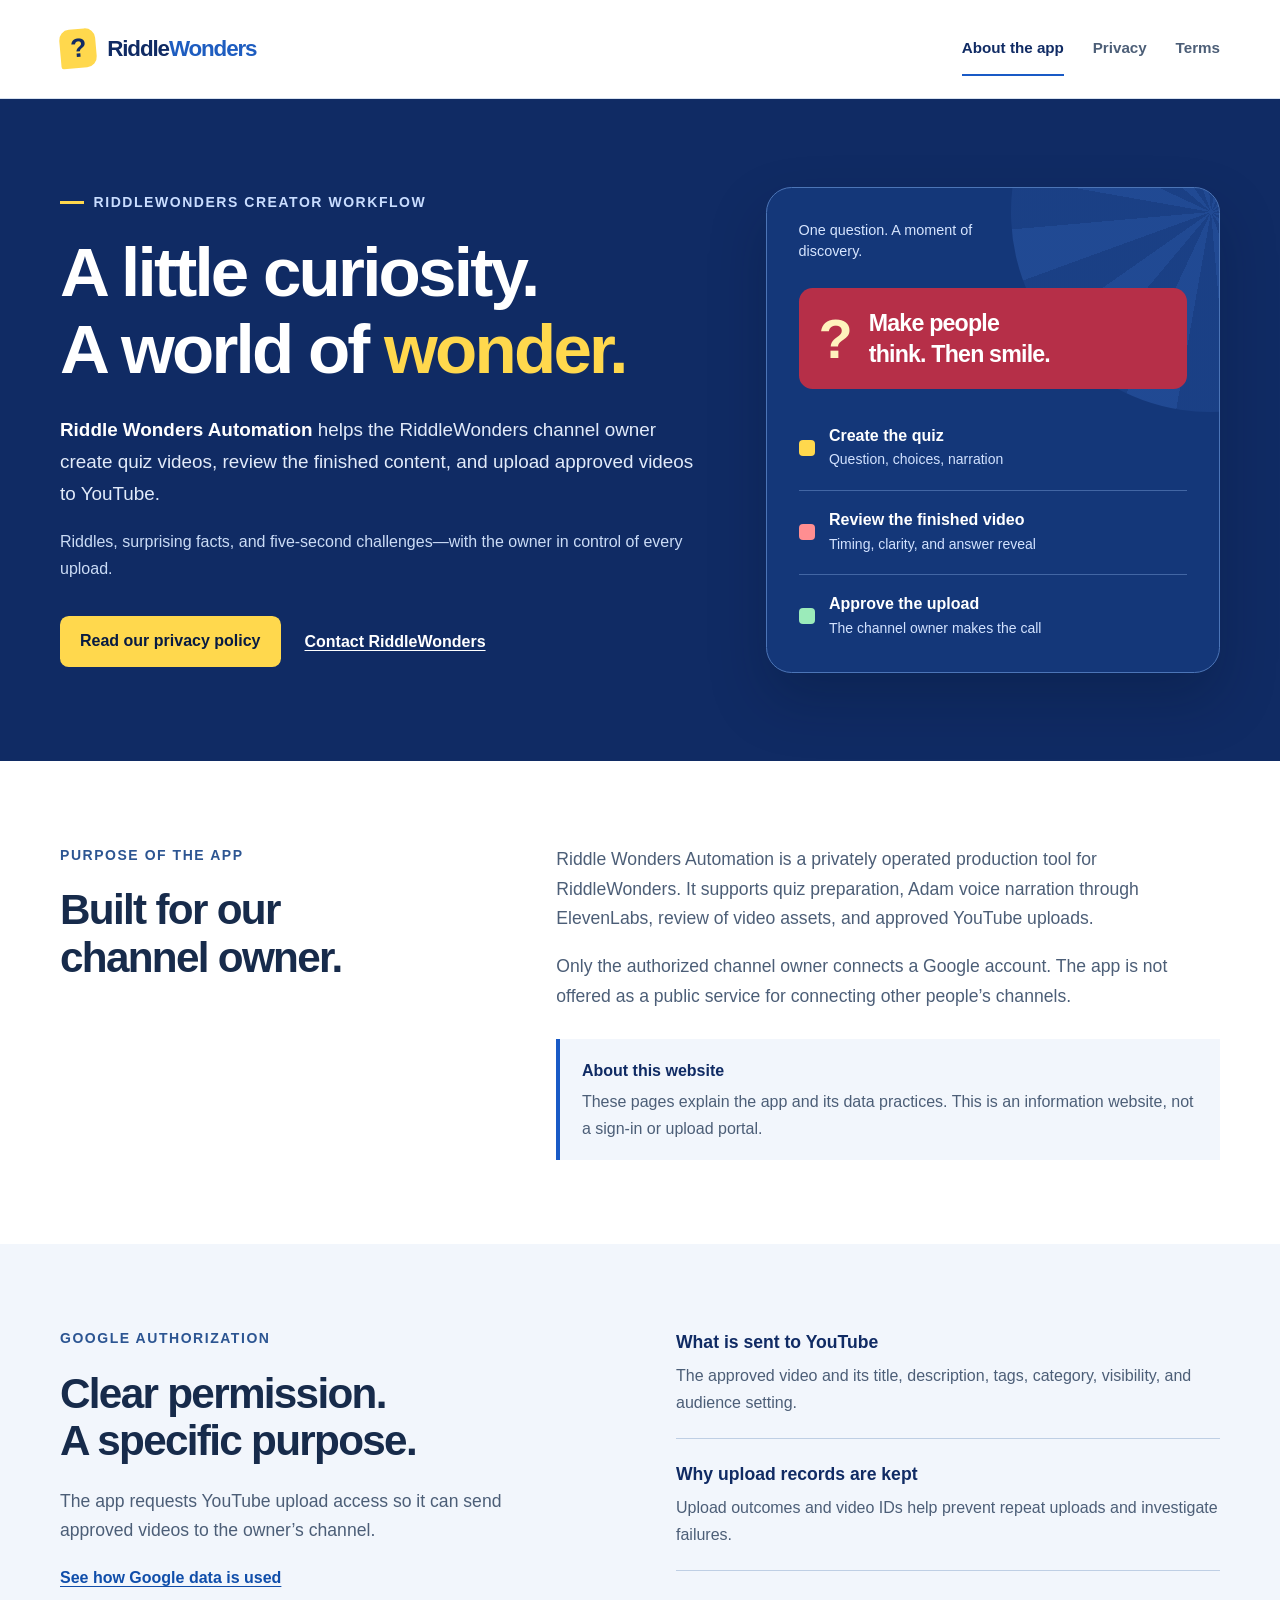
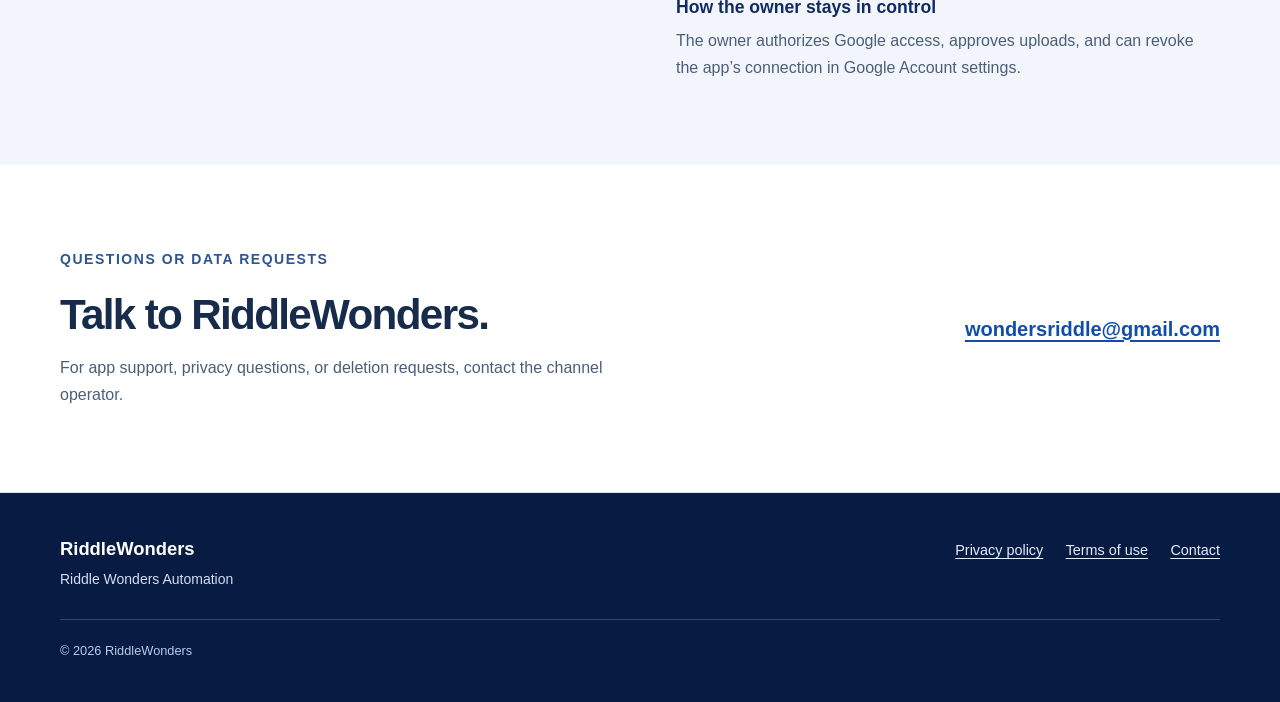
<file: index.html>
<!doctype html>
<html lang="en">
<head>
  <meta charset="utf-8">
  <meta name="viewport" content="width=device-width, initial-scale=1">
  <meta name="description" content="Riddle Wonders Automation is the owner-operated workflow for creating, reviewing, and uploading approved RiddleWonders quiz videos to YouTube.">
  <meta name="theme-color" content="#102b64">
  <title>Riddle Wonders Automation | RiddleWonders</title>
  <link rel="stylesheet" href="styles.css">
</head>
<body>
  <a class="skip-link" href="#main">Skip to content</a>
  <header class="site-header">
    <div class="shell header-inner">
      <a class="wordmark" href="index.html" aria-label="RiddleWonders home"><span class="brand-mark" aria-hidden="true">?</span><span>Riddle<span class="brand-highlight">Wonders</span></span></a>
      <nav class="main-nav" aria-label="Main navigation">
        <a href="index.html" aria-current="page">About the app</a>
        <a href="privacy.html">Privacy</a>
        <a href="terms.html">Terms</a>
      </nav>
    </div>
  </header>

  <main id="main">
    <section class="hero">
      <div class="shell hero-grid">
        <div class="hero-copy">
          <p class="eyebrow"><span class="eyebrow-line" aria-hidden="true"></span>RiddleWonders creator workflow</p>
          <h1>A little curiosity.<br>A world of <span>wonder.</span></h1>
          <p class="hero-intro"><strong>Riddle Wonders Automation</strong> helps the RiddleWonders channel owner create quiz videos, review the finished content, and upload approved videos to YouTube.</p>
          <p class="hero-detail">Riddles, surprising facts, and five-second challenges—with the owner in control of every upload.</p>
          <div class="hero-actions">
            <a class="button button-yellow" href="privacy.html">Read our privacy policy</a>
            <a class="text-link light-link" href="mailto:wondersriddle@gmail.com">Contact RiddleWonders</a>
          </div>
        </div>
        <aside class="workflow-preview" aria-label="The RiddleWonders video workflow">
          <div class="preview-spiral" aria-hidden="true"></div>
          <div class="preview-content">
            <p class="preview-label">One question. A moment of discovery.</p>
            <div class="question-strip"><span aria-hidden="true">?</span><p>Make people<br>think. Then smile.</p></div>
            <div class="preview-step"><span class="step-marker marker-yellow" aria-hidden="true"></span><div><strong>Create the quiz</strong><span>Question, choices, narration</span></div></div>
            <div class="preview-step"><span class="step-marker marker-red" aria-hidden="true"></span><div><strong>Review the finished video</strong><span>Timing, clarity, and answer reveal</span></div></div>
            <div class="preview-step final-step"><span class="step-marker marker-green" aria-hidden="true"></span><div><strong>Approve the upload</strong><span>The channel owner makes the call</span></div></div>
          </div>
        </aside>
      </div>
    </section>

    <section class="section" aria-labelledby="purpose-title">
      <div class="shell purpose-grid">
        <div>
          <p class="eyebrow navy-eyebrow">Purpose of the app</p>
          <h2 id="purpose-title">Built for our<br>channel owner.</h2>
        </div>
        <div class="section-copy">
          <p>Riddle Wonders Automation is a privately operated production tool for RiddleWonders. It supports quiz preparation, Adam voice narration through ElevenLabs, review of video assets, and approved YouTube uploads.</p>
          <p>Only the authorized channel owner connects a Google account. The app is not offered as a public service for connecting other people’s channels.</p>
          <div class="plain-note"><strong>About this website</strong><p>These pages explain the app and its data practices. This is an information website, not a sign-in or upload portal.</p></div>
        </div>
      </div>
    </section>

    <section class="section data-section" aria-labelledby="google-title">
      <div class="shell data-grid">
        <div>
          <p class="eyebrow navy-eyebrow">Google authorization</p>
          <h2 id="google-title">Clear permission.<br>A specific purpose.</h2>
          <p class="section-lead">The app requests YouTube upload access so it can send approved videos to the owner’s channel.</p>
          <a class="text-link" href="privacy.html#google-access">See how Google data is used</a>
        </div>
        <dl class="data-list">
          <div><dt>What is sent to YouTube</dt><dd>The approved video and its title, description, tags, category, visibility, and audience setting.</dd></div>
          <div><dt>Why upload records are kept</dt><dd>Upload outcomes and video IDs help prevent repeat uploads and investigate failures.</dd></div>
          <div><dt>How the owner stays in control</dt><dd>The owner authorizes Google access, approves uploads, and can revoke the app’s connection in Google Account settings.</dd></div>
        </dl>
      </div>
    </section>

    <section class="section contact-section" aria-labelledby="contact-title">
      <div class="shell contact-inner">
        <div><p class="eyebrow navy-eyebrow">Questions or data requests</p><h2 id="contact-title">Talk to RiddleWonders.</h2><p>For app support, privacy questions, or deletion requests, contact the channel operator.</p></div>
        <a class="contact-email" href="mailto:wondersriddle@gmail.com">wondersriddle@gmail.com</a>
      </div>
    </section>
  </main>

  <footer class="site-footer">
    <div class="shell footer-inner"><div><strong>RiddleWonders</strong><p>Riddle Wonders Automation</p></div><nav aria-label="Footer navigation"><a href="privacy.html">Privacy policy</a><a href="terms.html">Terms of use</a><a href="mailto:wondersriddle@gmail.com">Contact</a></nav><p class="copyright">© 2026 RiddleWonders</p></div>
  </footer>
</body>
</html>
</file>
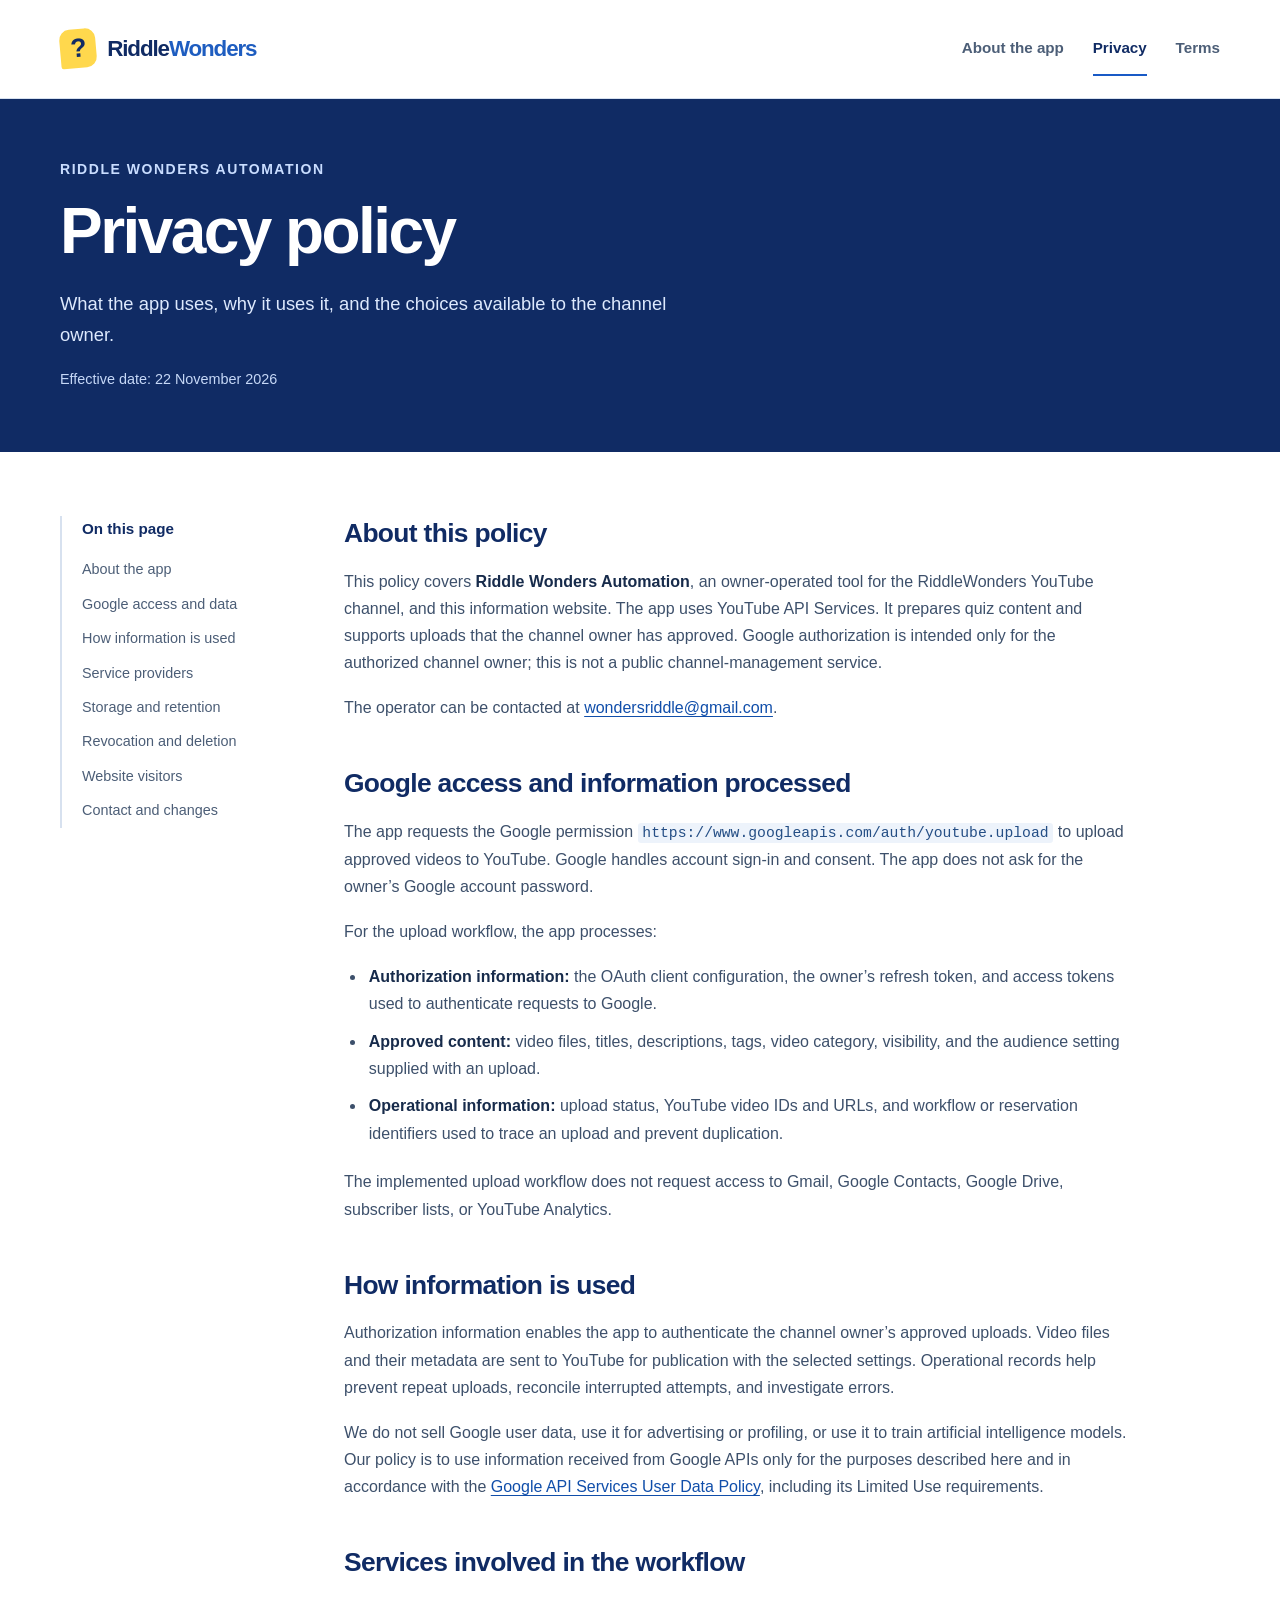
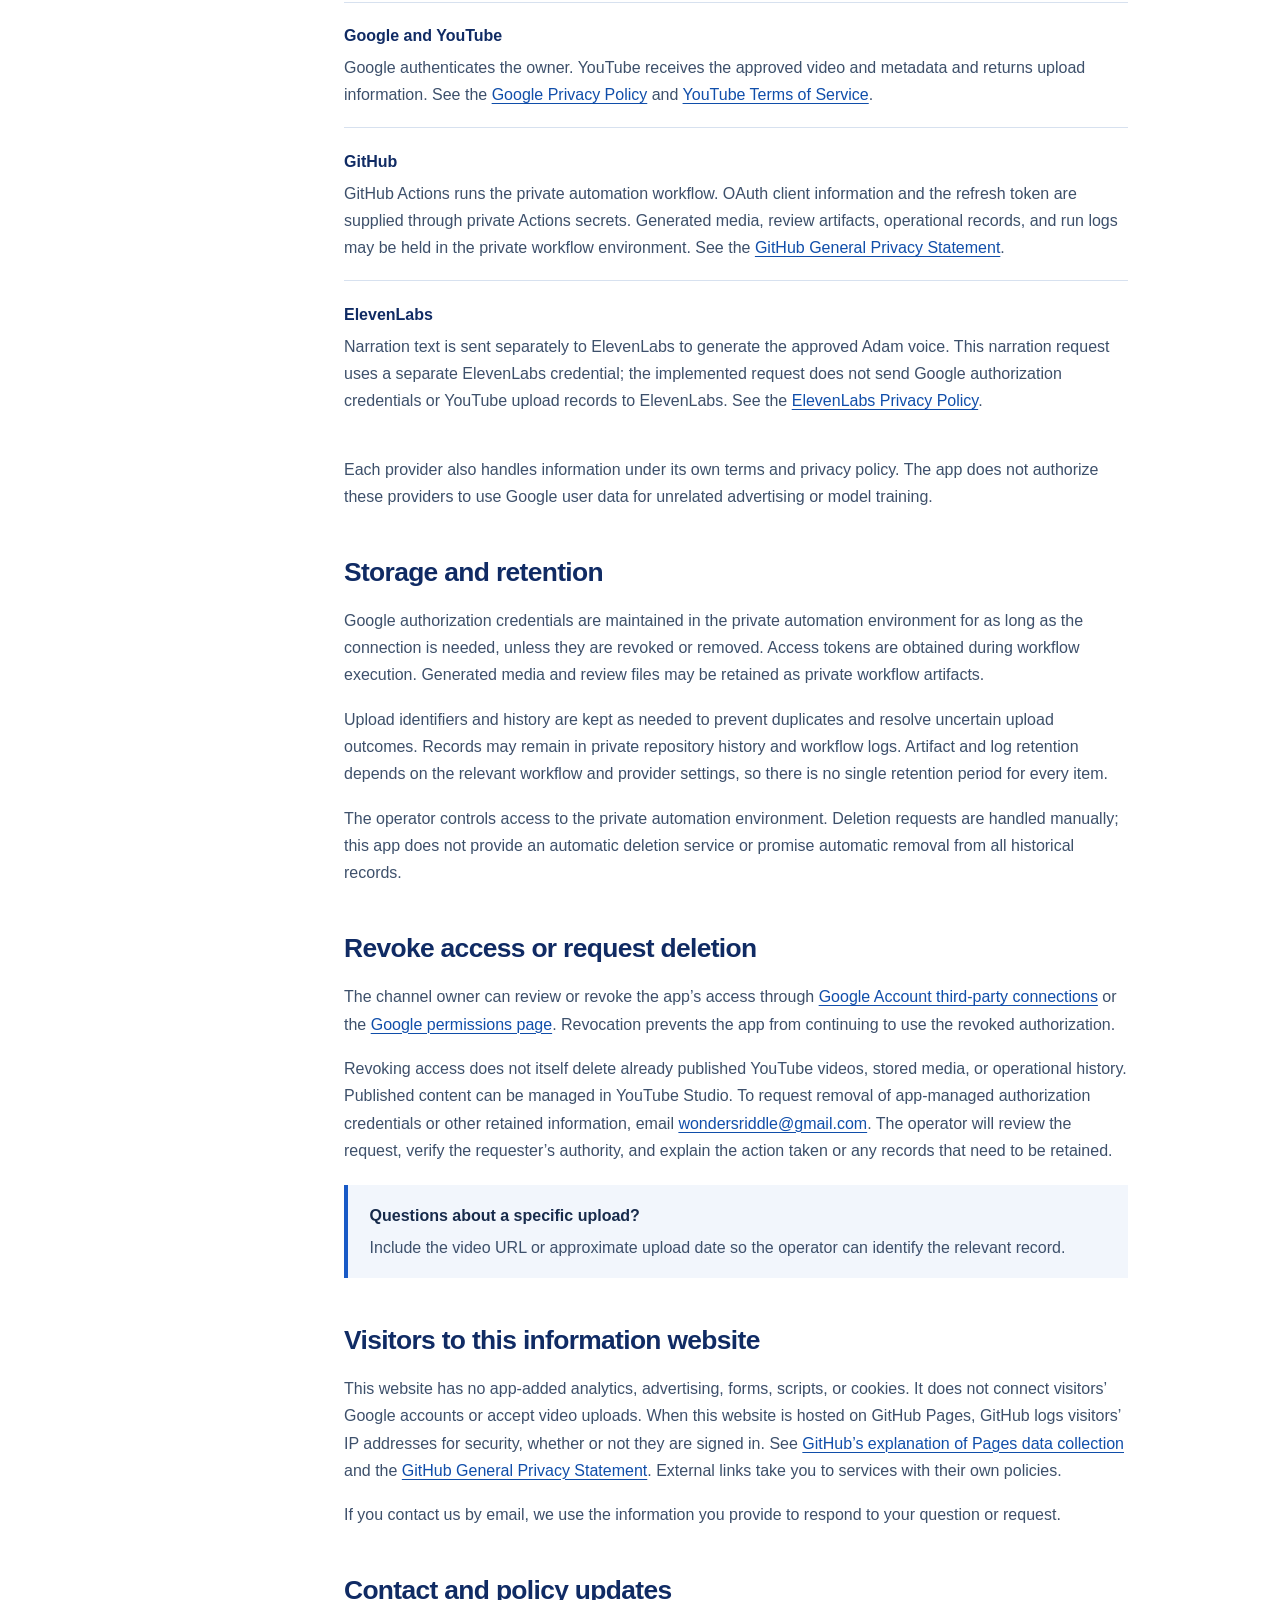
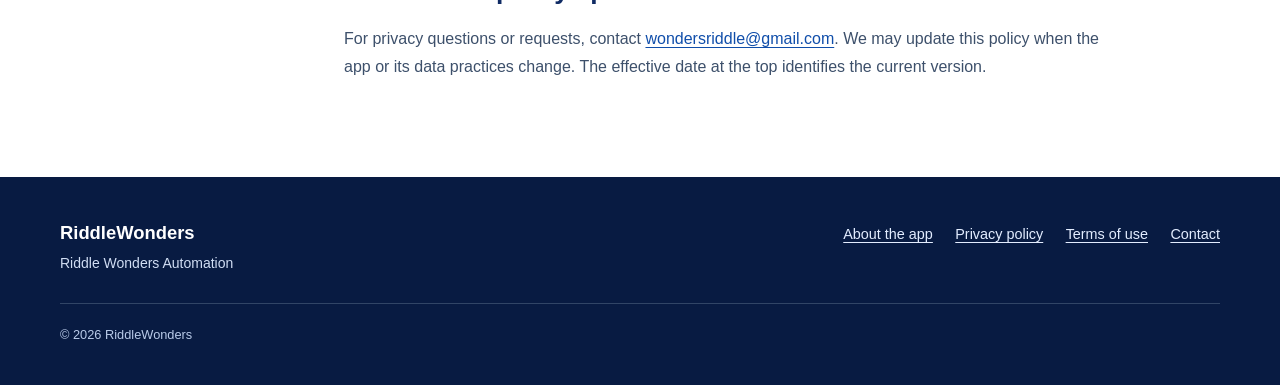
<file: privacy.html>
<!doctype html>
<html lang="en">
<head>
  <meta charset="utf-8">
  <meta name="viewport" content="width=device-width, initial-scale=1">
  <meta name="description" content="How Riddle Wonders Automation uses Google authorization, approved video content, upload records, and narration scripts, and how to request help or revoke access.">
  <meta name="theme-color" content="#102b64">
  <title>Privacy Policy | Riddle Wonders Automation</title>
  <link rel="stylesheet" href="styles.css">
</head>
<body>
  <a class="skip-link" href="#main">Skip to content</a>
  <header class="site-header"><div class="shell header-inner"><a class="wordmark" href="index.html" aria-label="RiddleWonders home"><span class="brand-mark" aria-hidden="true">?</span><span>Riddle<span class="brand-highlight">Wonders</span></span></a><nav class="main-nav" aria-label="Main navigation"><a href="index.html">About the app</a><a href="privacy.html" aria-current="page">Privacy</a><a href="terms.html">Terms</a></nav></div></header>
  <main id="main">
    <header class="document-hero"><div class="shell"><p class="eyebrow">Riddle Wonders Automation</p><h1>Privacy policy</h1><p class="document-subtitle">What the app uses, why it uses it, and the choices available to the channel owner.</p><p class="effective-date">Effective date: 22 November 2026</p></div></header>
    <div class="shell document-grid">
      <nav class="document-nav" aria-label="On this page"><p>On this page</p><a href="#about">About the app</a><a href="#google-access">Google access and data</a><a href="#use">How information is used</a><a href="#providers">Service providers</a><a href="#retention">Storage and retention</a><a href="#control">Revocation and deletion</a><a href="#website">Website visitors</a><a href="#contact">Contact and changes</a></nav>
      <article class="document-content">
        <section id="about"><h2>About this policy</h2><p>This policy covers <strong>Riddle Wonders Automation</strong>, an owner-operated tool for the RiddleWonders YouTube channel, and this information website. The app uses YouTube API Services. It prepares quiz content and supports uploads that the channel owner has approved. Google authorization is intended only for the authorized channel owner; this is not a public channel-management service.</p><p>The operator can be contacted at <a href="mailto:wondersriddle@gmail.com">wondersriddle@gmail.com</a>.</p></section>

        <section id="google-access"><h2>Google access and information processed</h2><p>The app requests the Google permission <code>https://www.googleapis.com/auth/youtube.upload</code> to upload approved videos to YouTube. Google handles account sign-in and consent. The app does not ask for the owner’s Google account password.</p><p>For the upload workflow, the app processes:</p><ul><li><strong>Authorization information:</strong> the OAuth client configuration, the owner’s refresh token, and access tokens used to authenticate requests to Google.</li><li><strong>Approved content:</strong> video files, titles, descriptions, tags, video category, visibility, and the audience setting supplied with an upload.</li><li><strong>Operational information:</strong> upload status, YouTube video IDs and URLs, and workflow or reservation identifiers used to trace an upload and prevent duplication.</li></ul><p>The implemented upload workflow does not request access to Gmail, Google Contacts, Google Drive, subscriber lists, or YouTube Analytics.</p></section>

        <section id="use"><h2>How information is used</h2><p>Authorization information enables the app to authenticate the channel owner’s approved uploads. Video files and their metadata are sent to YouTube for publication with the selected settings. Operational records help prevent repeat uploads, reconcile interrupted attempts, and investigate errors.</p><p>We do not sell Google user data, use it for advertising or profiling, or use it to train artificial intelligence models. Our policy is to use information received from Google APIs only for the purposes described here and in accordance with the <a href="https://developers.google.com/terms/api-services-user-data-policy">Google API Services User Data Policy</a>, including its Limited Use requirements.</p></section>

        <section id="providers"><h2>Services involved in the workflow</h2><dl class="policy-providers"><div><dt>Google and YouTube</dt><dd>Google authenticates the owner. YouTube receives the approved video and metadata and returns upload information. See the <a href="https://policies.google.com/privacy">Google Privacy Policy</a> and <a href="https://www.youtube.com/t/terms">YouTube Terms of Service</a>.</dd></div><div><dt>GitHub</dt><dd>GitHub Actions runs the private automation workflow. OAuth client information and the refresh token are supplied through private Actions secrets. Generated media, review artifacts, operational records, and run logs may be held in the private workflow environment. See the <a href="https://docs.github.com/en/site-policy/privacy-policies/github-general-privacy-statement">GitHub General Privacy Statement</a>.</dd></div><div><dt>ElevenLabs</dt><dd>Narration text is sent separately to ElevenLabs to generate the approved Adam voice. This narration request uses a separate ElevenLabs credential; the implemented request does not send Google authorization credentials or YouTube upload records to ElevenLabs. See the <a href="https://elevenlabs.io/privacy-policy">ElevenLabs Privacy Policy</a>.</dd></div></dl><p>Each provider also handles information under its own terms and privacy policy. The app does not authorize these providers to use Google user data for unrelated advertising or model training.</p></section>

        <section id="retention"><h2>Storage and retention</h2><p>Google authorization credentials are maintained in the private automation environment for as long as the connection is needed, unless they are revoked or removed. Access tokens are obtained during workflow execution. Generated media and review files may be retained as private workflow artifacts.</p><p>Upload identifiers and history are kept as needed to prevent duplicates and resolve uncertain upload outcomes. Records may remain in private repository history and workflow logs. Artifact and log retention depends on the relevant workflow and provider settings, so there is no single retention period for every item.</p><p>The operator controls access to the private automation environment. Deletion requests are handled manually; this app does not provide an automatic deletion service or promise automatic removal from all historical records.</p></section>

        <section id="control"><h2>Revoke access or request deletion</h2><p>The channel owner can review or revoke the app’s access through <a href="https://myaccount.google.com/connections">Google Account third-party connections</a> or the <a href="https://security.google.com/settings/security/permissions">Google permissions page</a>. Revocation prevents the app from continuing to use the revoked authorization.</p><p>Revoking access does not itself delete already published YouTube videos, stored media, or operational history. Published content can be managed in YouTube Studio. To request removal of app-managed authorization credentials or other retained information, email <a href="mailto:wondersriddle@gmail.com">wondersriddle@gmail.com</a>. The operator will review the request, verify the requester’s authority, and explain the action taken or any records that need to be retained.</p><div class="plain-note"><strong>Questions about a specific upload?</strong><p>Include the video URL or approximate upload date so the operator can identify the relevant record.</p></div></section>

        <section id="website"><h2>Visitors to this information website</h2><p>This website has no app-added analytics, advertising, forms, scripts, or cookies. It does not connect visitors’ Google accounts or accept video uploads. When this website is hosted on GitHub Pages, GitHub logs visitors’ IP addresses for security, whether or not they are signed in. See <a href="https://docs.github.com/en/pages/getting-started-with-github-pages/what-is-github-pages">GitHub’s explanation of Pages data collection</a> and the <a href="https://docs.github.com/en/site-policy/privacy-policies/github-general-privacy-statement">GitHub General Privacy Statement</a>. External links take you to services with their own policies.</p><p>If you contact us by email, we use the information you provide to respond to your question or request.</p></section>

        <section id="contact"><h2>Contact and policy updates</h2><p>For privacy questions or requests, contact <a href="mailto:wondersriddle@gmail.com">wondersriddle@gmail.com</a>. We may update this policy when the app or its data practices change. The effective date at the top identifies the current version.</p></section>
      </article>
    </div>
  </main>
  <footer class="site-footer"><div class="shell footer-inner"><div><strong>RiddleWonders</strong><p>Riddle Wonders Automation</p></div><nav aria-label="Footer navigation"><a href="index.html">About the app</a><a href="privacy.html" aria-current="page">Privacy policy</a><a href="terms.html">Terms of use</a><a href="mailto:wondersriddle@gmail.com">Contact</a></nav><p class="copyright">© 2026 RiddleWonders</p></div></footer>
</body>
</html>
</file>
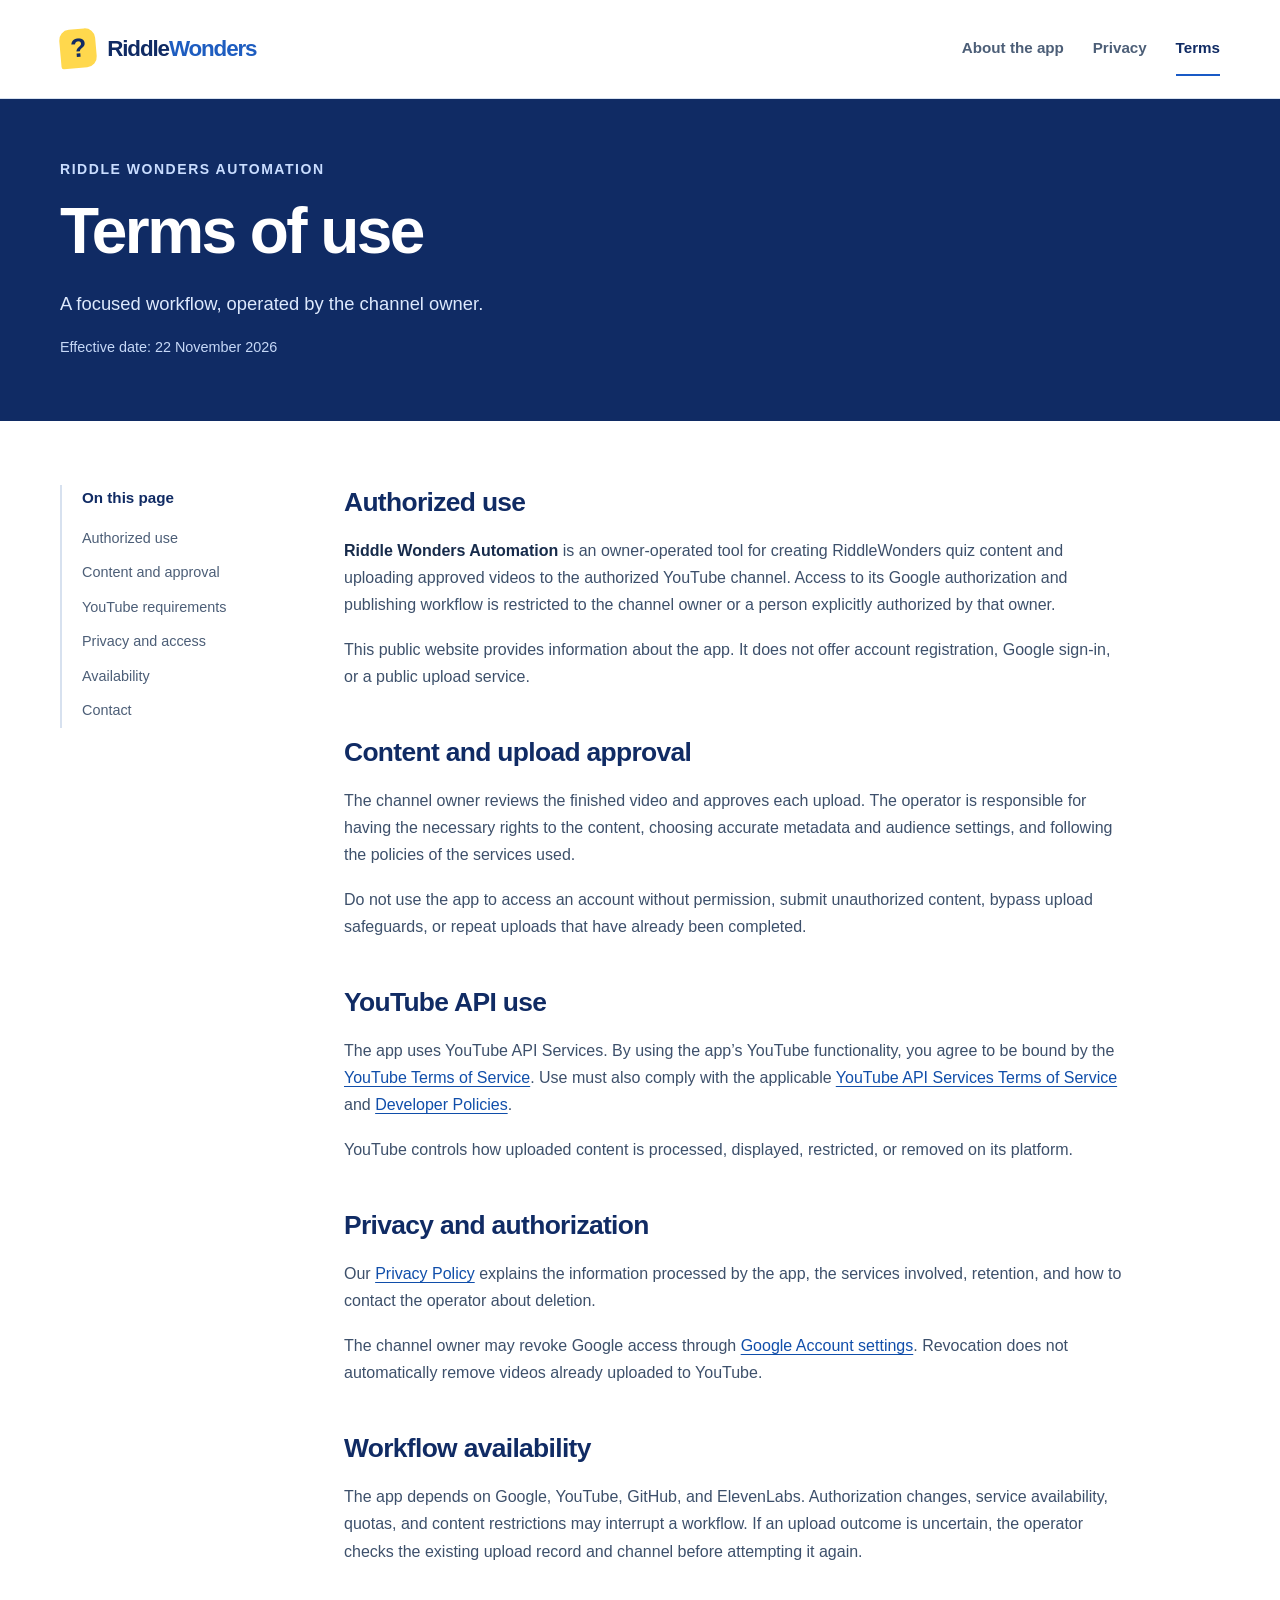
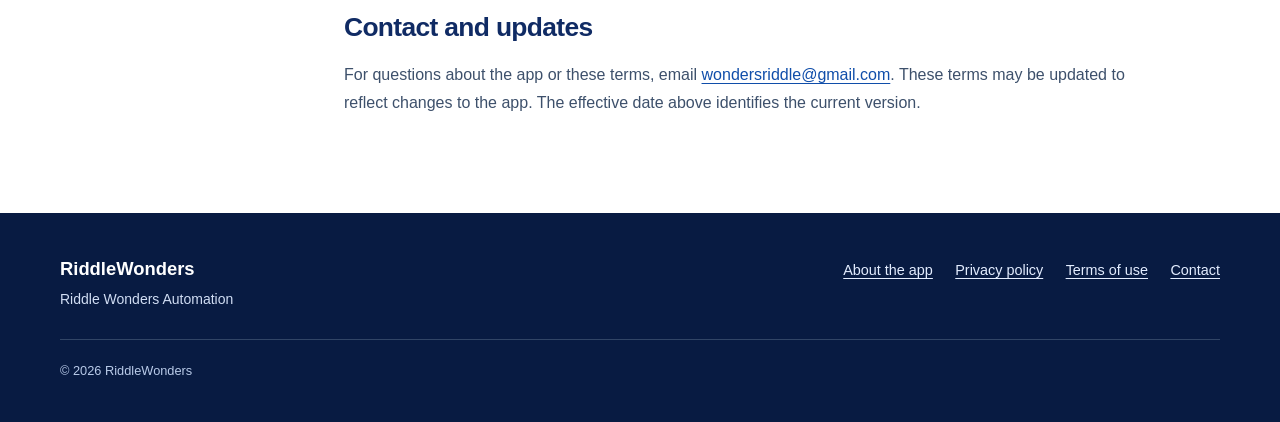
<file: terms.html>
<!doctype html>
<html lang="en">
<head>
  <meta charset="utf-8">
  <meta name="viewport" content="width=device-width, initial-scale=1">
  <meta name="description" content="Terms for the authorized channel owner's use of Riddle Wonders Automation, including content approval and YouTube requirements.">
  <meta name="theme-color" content="#102b64">
  <title>Terms of Use | Riddle Wonders Automation</title>
  <link rel="stylesheet" href="styles.css">
</head>
<body>
  <a class="skip-link" href="#main">Skip to content</a>
  <header class="site-header"><div class="shell header-inner"><a class="wordmark" href="index.html" aria-label="RiddleWonders home"><span class="brand-mark" aria-hidden="true">?</span><span>Riddle<span class="brand-highlight">Wonders</span></span></a><nav class="main-nav" aria-label="Main navigation"><a href="index.html">About the app</a><a href="privacy.html">Privacy</a><a href="terms.html" aria-current="page">Terms</a></nav></div></header>
  <main id="main">
    <header class="document-hero"><div class="shell"><p class="eyebrow">Riddle Wonders Automation</p><h1>Terms of use</h1><p class="document-subtitle">A focused workflow, operated by the channel owner.</p><p class="effective-date">Effective date: 22 November 2026</p></div></header>
    <div class="shell document-grid">
      <nav class="document-nav" aria-label="On this page"><p>On this page</p><a href="#authorized-use">Authorized use</a><a href="#approval">Content and approval</a><a href="#youtube">YouTube requirements</a><a href="#privacy">Privacy and access</a><a href="#availability">Availability</a><a href="#contact">Contact</a></nav>
      <article class="document-content">
        <section id="authorized-use"><h2>Authorized use</h2><p><strong>Riddle Wonders Automation</strong> is an owner-operated tool for creating RiddleWonders quiz content and uploading approved videos to the authorized YouTube channel. Access to its Google authorization and publishing workflow is restricted to the channel owner or a person explicitly authorized by that owner.</p><p>This public website provides information about the app. It does not offer account registration, Google sign-in, or a public upload service.</p></section>
        <section id="approval"><h2>Content and upload approval</h2><p>The channel owner reviews the finished video and approves each upload. The operator is responsible for having the necessary rights to the content, choosing accurate metadata and audience settings, and following the policies of the services used.</p><p>Do not use the app to access an account without permission, submit unauthorized content, bypass upload safeguards, or repeat uploads that have already been completed.</p></section>
        <section id="youtube"><h2>YouTube API use</h2><p>The app uses YouTube API Services. By using the app’s YouTube functionality, you agree to be bound by the <a href="https://www.youtube.com/t/terms">YouTube Terms of Service</a>. Use must also comply with the applicable <a href="https://developers.google.com/youtube/terms/api-services-terms-of-service">YouTube API Services Terms of Service</a> and <a href="https://developers.google.com/youtube/terms/developer-policies">Developer Policies</a>.</p><p>YouTube controls how uploaded content is processed, displayed, restricted, or removed on its platform.</p></section>
        <section id="privacy"><h2>Privacy and authorization</h2><p>Our <a href="privacy.html">Privacy Policy</a> explains the information processed by the app, the services involved, retention, and how to contact the operator about deletion.</p><p>The channel owner may revoke Google access through <a href="https://myaccount.google.com/connections">Google Account settings</a>. Revocation does not automatically remove videos already uploaded to YouTube.</p></section>
        <section id="availability"><h2>Workflow availability</h2><p>The app depends on Google, YouTube, GitHub, and ElevenLabs. Authorization changes, service availability, quotas, and content restrictions may interrupt a workflow. If an upload outcome is uncertain, the operator checks the existing upload record and channel before attempting it again.</p></section>
        <section id="contact"><h2>Contact and updates</h2><p>For questions about the app or these terms, email <a href="mailto:wondersriddle@gmail.com">wondersriddle@gmail.com</a>. These terms may be updated to reflect changes to the app. The effective date above identifies the current version.</p></section>
      </article>
    </div>
  </main>
  <footer class="site-footer"><div class="shell footer-inner"><div><strong>RiddleWonders</strong><p>Riddle Wonders Automation</p></div><nav aria-label="Footer navigation"><a href="index.html">About the app</a><a href="privacy.html">Privacy policy</a><a href="terms.html" aria-current="page">Terms of use</a><a href="mailto:wondersriddle@gmail.com">Contact</a></nav><p class="copyright">© 2026 RiddleWonders</p></div></footer>
</body>
</html>
</file>
<file: styles.css>
:root {
  --navy: #102b64;
  --deep: #081b42;
  --blue: #195ac6;
  --ink: #172b4b;
  --muted: #4c5e77;
  --yellow: #ffd84d;
  --red: #ef5c61;
  --green: #9bebba;
  --line: #d7e1ef;
  --pale: #f2f6fc;
  --white: #fff;
  --radius: 1.25rem;
}
* { box-sizing: border-box; }
html { scroll-behavior: smooth; scroll-padding-top: 2rem; }
body { margin: 0; color: var(--ink); font-family: -apple-system, BlinkMacSystemFont, "Segoe UI", Arial, sans-serif; font-size: 1rem; line-height: 1.7; background: var(--white); }
a { color: #104eaa; text-decoration-thickness: 0.08em; text-underline-offset: 0.2em; }
a:hover { color: #073577; }
a:focus-visible { outline: 3px solid #bc5100; outline-offset: 5px; border-radius: 2px; }
button, a { -webkit-tap-highlight-color: transparent; }
p { margin: 0 0 1.1rem; }
h1, h2, h3, p, li, dd { overflow-wrap: break-word; }
h1, h2, h3 { margin: 0; font-weight: 750; line-height: 1.12; letter-spacing: -0.04em; }
h1 { font-size: clamp(2.6rem, 5.4vw, 4.6rem); }
h2 { font-size: clamp(2rem, 3.3vw, 2.9rem); }
.shell { width: min(1160px, calc(100% - 4rem)); margin-inline: auto; }
.skip-link { position: absolute; top: -5rem; left: 1rem; z-index: 10; padding: 0.7rem 1rem; color: var(--deep); background: var(--yellow); font-weight: 700; }
.skip-link:focus { top: 0.8rem; }
.site-header { background: var(--white); border-bottom: 1px solid var(--line); }
.header-inner { min-height: 6.1rem; display: flex; align-items: center; justify-content: space-between; gap: 2rem; }
.wordmark { display: inline-flex; gap: 0.7rem; align-items: center; font-size: 1.4rem; font-weight: 800; letter-spacing: -0.05em; text-decoration: none; color: var(--navy); white-space: nowrap; }
.wordmark:hover { color: var(--navy); }
.brand-highlight { color: #1e5dc0; }
.brand-mark { width: 2.25rem; height: 2.45rem; display: grid; place-items: center; border-radius: 0.65rem 0.65rem 0.65rem 0.15rem; background: var(--yellow); color: var(--navy); font-size: 1.65rem; line-height: 1; font-weight: 900; transform: rotate(-5deg); }
.main-nav { display: flex; gap: 1.8rem; flex-wrap: wrap; align-items: center; }
.main-nav a { color: var(--muted); font-size: 0.95rem; font-weight: 650; text-decoration: none; padding-block: 0.8rem; border-bottom: 2px solid transparent; }
.main-nav a:hover, .main-nav a[aria-current="page"] { color: var(--navy); border-bottom-color: var(--blue); }
.hero { color: var(--white); background: var(--navy); overflow: hidden; }
.hero-grid { display: grid; grid-template-columns: minmax(0, 1.2fr) minmax(0, 0.85fr); gap: clamp(2rem, 5vw, 5rem); align-items: center; padding-block: 5.5rem; }
.eyebrow { display: flex; gap: 0.6rem; align-items: center; color: #c9ddff; font-size: 0.875rem; line-height: 1.5; font-weight: 750; letter-spacing: 0.11em; text-transform: uppercase; margin-bottom: 1.3rem; }
.eyebrow-line { width: 1.5rem; height: 3px; background: var(--yellow); flex-shrink: 0; }
.hero h1 { margin-bottom: 1.6rem; }
.hero h1 span { color: var(--yellow); }
.hero-intro { font-size: 1.18rem; color: #e2ebfa; line-height: 1.7; }
.hero-intro strong { color: var(--white); font-weight: 700; }
.hero-detail { color: #cbdcf6; margin-bottom: 0; }
.hero-actions { margin-top: 2.1rem; display: flex; flex-wrap: wrap; gap: 1.25rem 1.5rem; align-items: center; }
.button { display: inline-flex; min-height: 3.2rem; align-items: center; justify-content: center; border-radius: 0.55rem; padding: 0.75rem 1.25rem; font-weight: 750; text-decoration: none; line-height: 1.4; }
.button-yellow { color: var(--deep); background: var(--yellow); }
.button-yellow:hover { color: var(--deep); background: #ffe580; }
.text-link { font-weight: 700; }
.light-link, .light-link:hover { color: var(--white); }
.hero a:focus-visible, .site-footer a:focus-visible, .document-hero a:focus-visible { outline-color: var(--yellow); }
.workflow-preview { position: relative; isolation: isolate; border: 1px solid #4c75b7; border-radius: 1.6rem; background: #143779; padding: 2rem; overflow: hidden; box-shadow: 0 1.7rem 3.5rem #04122c42; }
.preview-spiral { z-index: -1; position: absolute; width: 25rem; height: 25rem; right: -12rem; top: -11rem; border-radius: 50%; background: repeating-conic-gradient(from 20deg, #3263b7 0deg 15deg, #234c96 15deg 30deg); opacity: 0.42; transform: rotate(20deg); }
.preview-content { position: relative; }
.preview-label { color: #d6e5ff; font-size: 0.9rem; line-height: 1.5; max-width: 15rem; }
.question-strip { display: flex; gap: 1rem; align-items: center; background: #b62f48; border-radius: 0.85rem; padding: 1.25rem; margin: 1.6rem 0 1.1rem; }
.question-strip > span { color: #fff2bd; font-size: 3.5rem; font-weight: 850; line-height: 1; }
.question-strip p { margin: 0; font-size: 1.45rem; font-weight: 750; line-height: 1.3; letter-spacing: -0.035em; }
.preview-step { display: flex; align-items: center; gap: 0.9rem; padding: 1.15rem 0; border-bottom: 1px solid #4266a4; }
.preview-step strong, .preview-step div > span { display: block; }
.preview-step strong { color: var(--white); font-size: 1rem; line-height: 1.4; }
.preview-step div > span { color: #d2e2ff; font-size: 0.875rem; margin-top: 0.15rem; line-height: 1.55; }
.step-marker { flex-shrink: 0; height: 1rem; width: 1rem; border-radius: 0.25rem; }
.marker-yellow { background: var(--yellow); }
.marker-red { background: #ff8e91; }
.marker-green { background: var(--green); }
.final-step { border: 0; padding-bottom: 0; }
.section { padding-block: 5.25rem; }
.navy-eyebrow { color: #2c5592; }
.purpose-grid { display: grid; grid-template-columns: minmax(0, 0.78fr) minmax(0, 1.22fr); gap: 4.5rem; }
.section-copy > p { font-size: 1.1rem; color: var(--muted); }
.plain-note { border-left: 4px solid var(--blue); background: var(--pale); padding: 1.1rem 1.35rem; margin-top: 1.7rem; }
.plain-note strong { color: var(--navy); }
.plain-note p { margin: 0.25rem 0 0; color: var(--muted); }
.data-section { background: var(--pale); }
.data-grid { display: grid; grid-template-columns: 1fr 1fr; gap: 4.5rem; }
.section-lead { font-size: 1.1rem; color: var(--muted); margin-top: 1.4rem; max-width: 29rem; }
.data-list { margin: 0; }
.data-list > div { padding: 1.35rem 0; border-top: 1px solid #bfcfe4; }
.data-list > div:first-child { padding-top: 0; border-top: none; }
.data-list > div:last-child { padding-bottom: 0; }
.data-list dt { font-size: 1.1rem; font-weight: 750; color: var(--navy); margin-bottom: 0.25rem; }
.data-list dd { margin: 0; color: var(--muted); }
.contact-section { border-bottom: 1px solid var(--line); }
.contact-inner { display: flex; gap: 3rem; justify-content: space-between; align-items: center; }
.contact-inner > div { max-width: 36rem; }
.contact-inner h2 { margin-bottom: 1rem; }
.contact-inner p:last-child { margin-bottom: 0; color: var(--muted); }
.contact-email { font-size: clamp(1rem, 1.7vw, 1.25rem); font-weight: 700; white-space: nowrap; }
.site-footer { color: #d1def4; background: var(--deep); padding-block: 2.5rem; }
.footer-inner { display: grid; grid-template-columns: 1fr auto; gap: 1.5rem 3rem; align-items: start; }
.site-footer strong { font-size: 1.15rem; color: var(--white); }
.site-footer p { margin: 0.2rem 0 0; font-size: 0.875rem; }
.site-footer nav { display: flex; flex-wrap: wrap; align-items: center; justify-content: flex-end; gap: 0.75rem 1.4rem; padding-top: 0.3rem; }
.site-footer nav a { font-size: 0.9rem; color: #e3edff; }
.site-footer .copyright { grid-column: 1 / -1; border-top: 1px solid #314566; padding-top: 1.25rem; font-size: 0.8rem; color: #b9cbe9; }
.document-hero { background: var(--navy); color: var(--white); padding-block: 3.8rem; }
.document-hero h1 { font-size: clamp(2.6rem, 5vw, 4rem); }
.document-hero .eyebrow { margin-bottom: 1rem; }
.document-subtitle { font-size: 1.15rem; color: #dde9fd; max-width: 40rem; margin: 1.25rem 0 1rem; }
.effective-date { color: #c6d8f7; font-size: 0.9rem; margin-bottom: 0; }
.document-grid { display: grid; grid-template-columns: 13rem minmax(0, 1fr); gap: 4.75rem; padding-block: 4rem 5rem; align-items: start; }
.document-nav { position: sticky; top: 2rem; border-left: 2px solid var(--line); padding-left: 1.25rem; }
.document-nav p { margin: 0 0 0.7rem; font-weight: 750; color: var(--navy); font-size: 0.95rem; }
.document-nav a { display: block; padding-block: 0.4rem; color: var(--muted); font-size: 0.9rem; text-decoration: none; line-height: 1.5; }
.document-nav a:hover { color: #104eaa; text-decoration: underline; }
.document-content { max-width: 49rem; }
.document-content section { margin-bottom: 2.8rem; scroll-margin-top: 2rem; }
.document-content section:last-child { margin-bottom: 0; }
.document-content h2 { font-size: 1.65rem; margin-bottom: 1.1rem; letter-spacing: -0.025em; line-height: 1.3; color: var(--navy); }
.document-content p, .document-content li, .document-content dd { color: #3d506b; }
.document-content strong { color: var(--ink); }
.document-content ul { padding-left: 1.4rem; margin: 1rem 0 1.35rem; }
.document-content li { margin-bottom: 0.65rem; padding-left: 0.15rem; }
.document-content code { color: #244e85; background: #edf3fb; padding: 0.12rem 0.3rem; border-radius: 0.2rem; font-size: 0.92em; overflow-wrap: anywhere; }
.document-content .plain-note { margin-top: 1.3rem; }
.policy-providers { margin: 1.4rem 0; }
.policy-providers > div { border-top: 1px solid var(--line); padding-block: 1.2rem; }
.policy-providers dt { font-weight: 750; color: var(--navy); margin-bottom: 0.3rem; }
.policy-providers dd { margin: 0; }

@media (max-width: 920px) {
  .hero-grid { gap: 2rem; padding-block: 4rem; }
  .hero h1 { font-size: clamp(2.5rem, 5.5vw, 3.8rem); }
  .workflow-preview { padding: 1.5rem; }
  .question-strip { padding: 1rem; }
  .question-strip p { font-size: 1.2rem; }
  .purpose-grid, .data-grid { gap: 3rem; }
  .contact-inner { flex-direction: column; align-items: flex-start; gap: 1.5rem; }
  .contact-inner > div { max-width: none; }
  .document-grid { gap: 3rem; grid-template-columns: 11.5rem minmax(0, 1fr); }
}
@media (max-width: 720px) {
  .shell { width: min(100% - 2.5rem, 36rem); }
  .header-inner { gap: 0.7rem; min-height: auto; flex-direction: column; align-items: flex-start; padding-block: 1.1rem 0.5rem; }
  .wordmark { font-size: 1.3rem; }
  .main-nav { gap: 1.55rem; width: 100%; }
  .main-nav a { font-size: 0.9rem; padding-block: 0.5rem; }
  .hero-grid, .purpose-grid, .data-grid { grid-template-columns: 1fr; }
  .hero-grid { padding-block: 3.25rem; gap: 2.5rem; }
  .hero h1 { font-size: clamp(2.7rem, 9vw, 4rem); }
  .hero-intro { font-size: 1.08rem; }
  .hero-actions { margin-top: 1.8rem; }
  .workflow-preview { max-width: 29rem; padding: 1.6rem; }
  .question-strip p { font-size: 1.35rem; }
  .preview-label { max-width: none; }
  .section { padding-block: 3.5rem; }
  .purpose-grid { gap: 1.8rem; }
  .data-grid { gap: 2.5rem; }
  .section-copy > p, .section-lead { font-size: 1.05rem; }
  .footer-inner { grid-template-columns: 1fr; gap: 1.2rem; }
  .site-footer nav { justify-content: flex-start; }
  .document-hero { padding-block: 2.75rem; }
  .document-subtitle { font-size: 1.05rem; }
  .document-grid { grid-template-columns: 1fr; gap: 2.6rem; padding-block: 2.25rem 3.5rem; }
  .document-nav { position: static; display: grid; grid-template-columns: 1fr 1fr; gap: 0 1rem; }
  .document-nav p { grid-column: 1 / -1; }
  .document-content h2 { font-size: 1.5rem; }
  .document-content section { margin-bottom: 2.4rem; }
}
@media (max-width: 380px) {
  .shell { width: calc(100% - 2rem); }
  .main-nav { gap: 1rem; }
  .hero h1 { font-size: 2.45rem; }
  .hero-actions { align-items: flex-start; flex-direction: column; }
  .workflow-preview { padding: 1.25rem; }
  .document-nav { grid-template-columns: 1fr; }
}
@media (prefers-reduced-motion: reduce) { html { scroll-behavior: auto; } }
@media print {
  body { color: #111; background: #fff; font-size: 11pt; }
  .shell { width: 100%; }
  .site-header, .site-footer, .document-nav, .skip-link { display: none; }
  .document-hero { background: none; color: #111; padding: 0 0 1.5rem; }
  .document-hero .eyebrow, .document-subtitle, .effective-date { color: #333; }
  .document-grid { display: block; padding-block: 0; }
  .document-content { max-width: none; }
  .document-content section { break-inside: avoid; }
  a { color: #111; }
}
</file>
